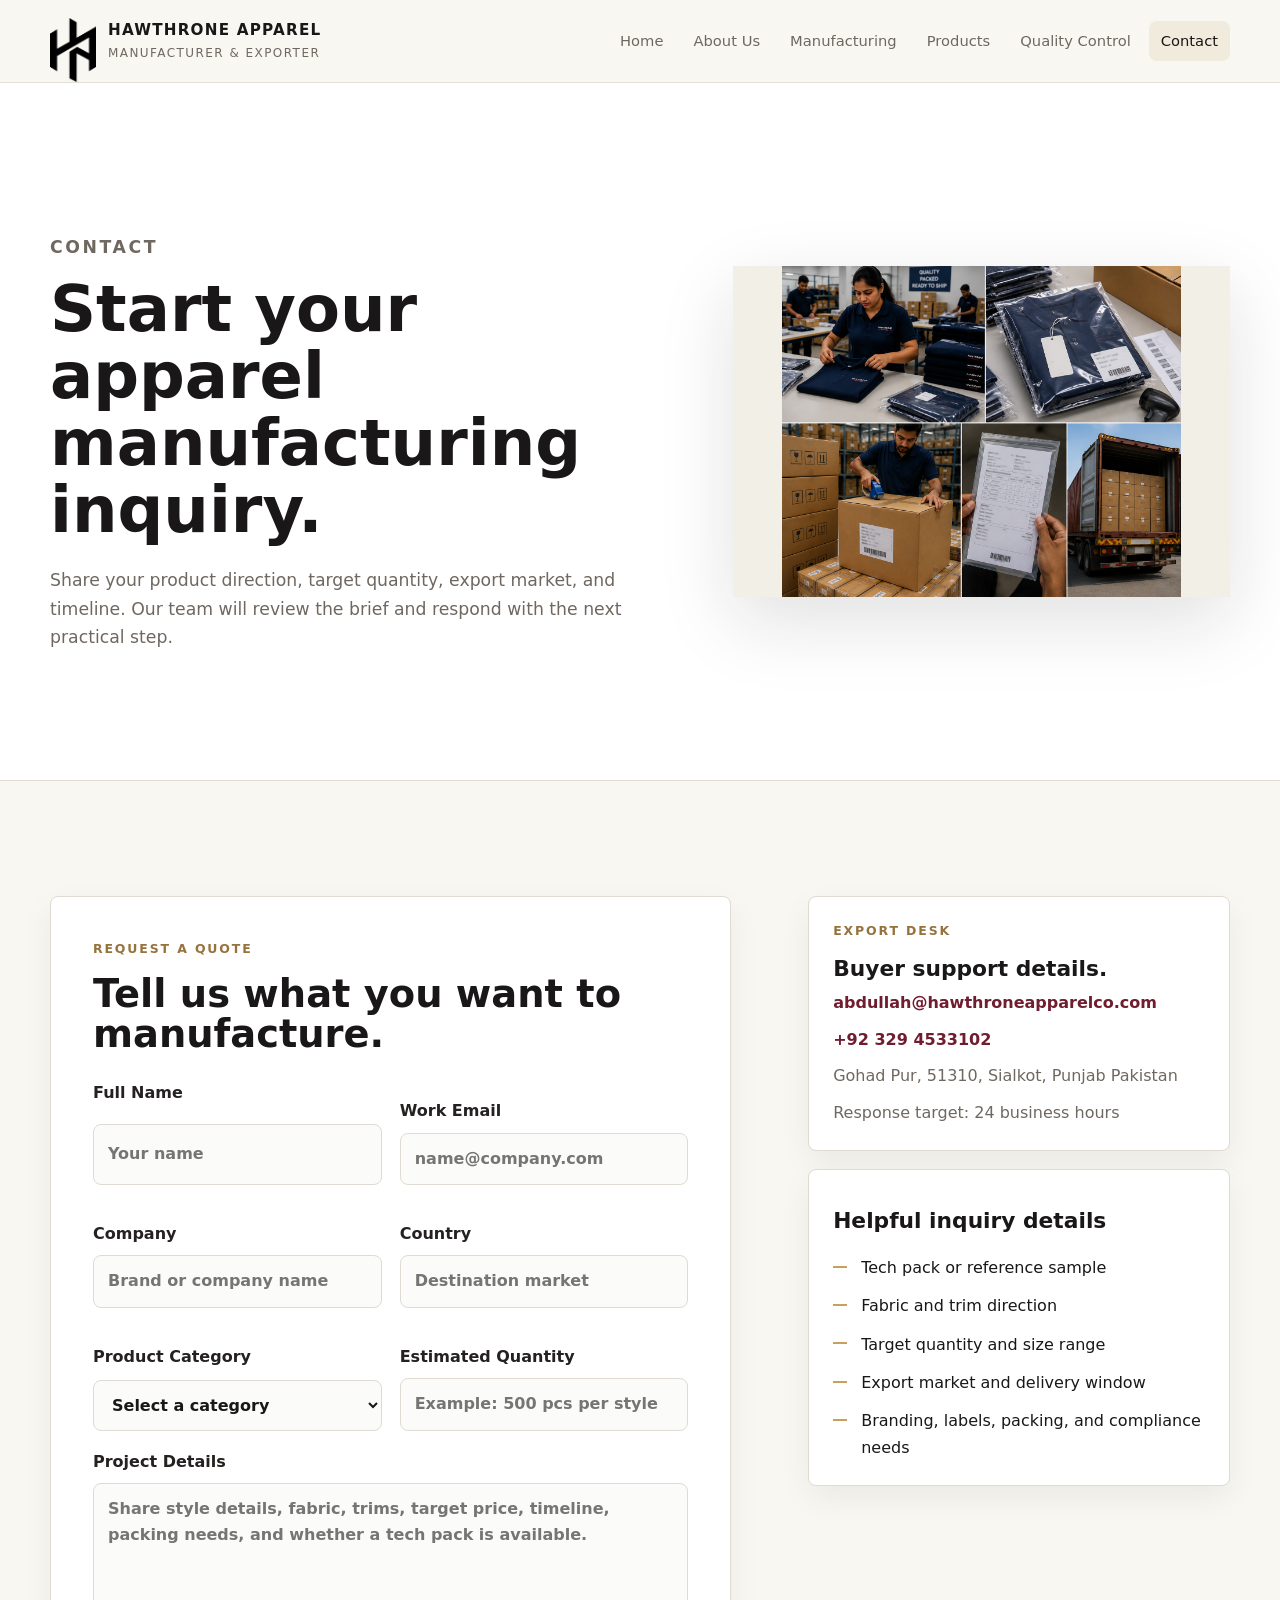
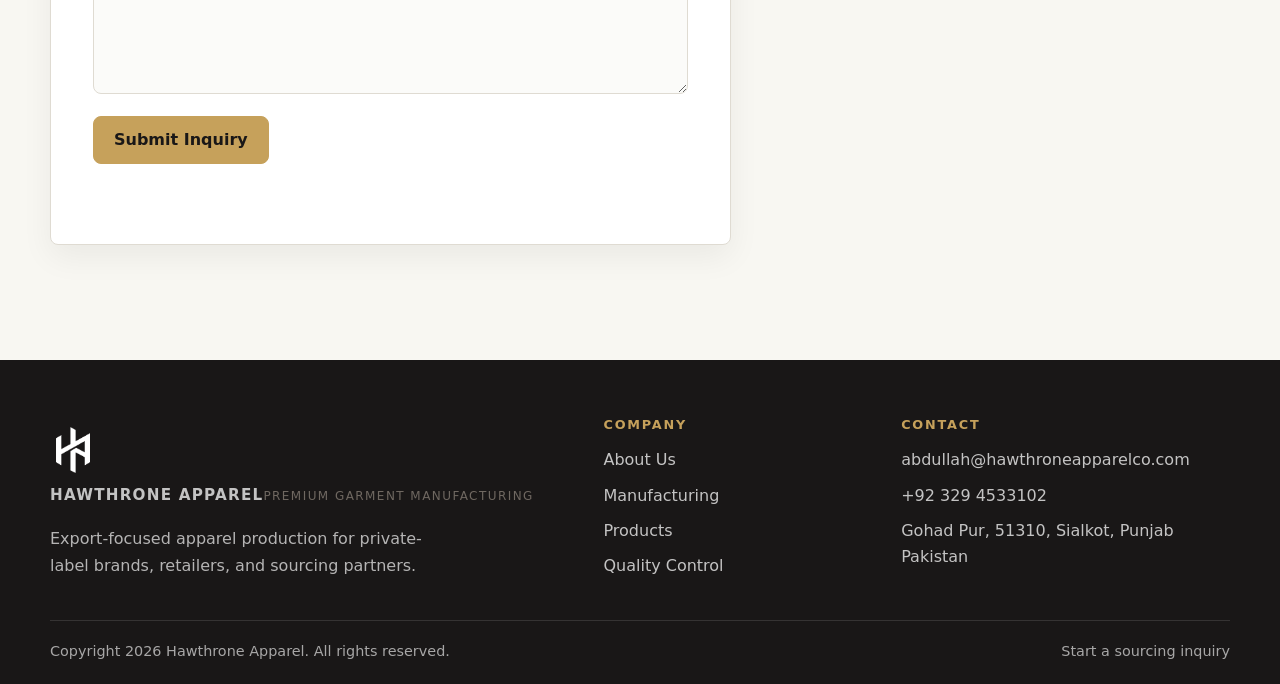
<file: contact.html>
<!doctype html>
<html lang="en">
<head>
  <meta charset="utf-8">
  <meta name="viewport" content="width=device-width, initial-scale=1">
  <title>Contact | Hawthrone Apparel</title>
  <meta name="description" content="Contact Hawthrone Apparel for premium apparel manufacturing, private-label production, export sourcing, samples, pricing, and production planning.">
  <meta name="robots" content="index, follow">
  <link rel="canonical" href="https://hawthrone-apparel.vercel.app/contact.html">
  <meta property="og:title" content="Contact | Hawthrone Apparel">
  <meta property="og:description" content="Start an apparel manufacturing or export sourcing inquiry with Hawthrone Apparel.">
  <meta property="og:type" content="website">
  <meta property="og:url" content="https://hawthrone-apparel.vercel.app/contact.html">
  <meta name="theme-color" content="#191717">
  <meta property="og:image" content="https://hawthrone-apparel.vercel.app/assets/hawthrone-logo.png">
  <link rel="icon" type="image/png" href="assets/hawthrone-logo.png">
  <link rel="apple-touch-icon" href="assets/hawthrone-logo.png">
  <link rel="stylesheet" href="styles.css?v=image-fit-2">
</head>
<body>
  <a class="skip-link" href="#main">Skip to content</a>
  <header class="site-header" data-header>
    <div class="container header-inner">
      <a class="brand" href="index.html" aria-label="Hawthrone Apparel home">
        <span class="brand-mark"><img src="assets/hawthrone-logo.png" alt="" width="46" height="46"></span>
        <span class="brand-text"><strong>Hawthrone Apparel</strong><small>Manufacturer &amp; Exporter</small></span>
      </a>
      <button class="nav-toggle" type="button" aria-controls="site-nav" aria-expanded="false" data-nav-toggle>
        <span></span><span></span><span></span><span class="sr-only">Menu</span>
      </button>
      <nav class="primary-nav" id="site-nav" aria-label="Primary navigation" data-nav>
        <a href="index.html">Home</a>
        <a href="about.html">About Us</a>
        <a href="manufacturing.html">Manufacturing</a>
        <a href="products.html">Products</a>
        <a href="quality-control.html">Quality Control</a>
        <a href="contact.html">Contact</a>
      </nav>
    </div>
  </header>

  <main id="main">
    <section class="page-hero contact-hero">
      <div class="container page-hero-grid">
        <div>
          <p class="eyebrow">Contact</p>
          <h1>Start your apparel manufacturing inquiry.</h1>
          <p>Share your product direction, target quantity, export market, and timeline. Our team will review the brief and respond with the next practical step.</p>
        </div>
        <img class="page-hero-visual site-image" src="Export Packing.png" alt="Packed export cartons for apparel shipments" width="1200" height="960" loading="eager" decoding="async">
      </div>
    </section>

    <section class="section">
      <div class="container contact-layout">
        <form class="contact-form" id="contact-form" action="#" method="post" novalidate>
          <div class="form-header">
            <p class="eyebrow">Request A Quote</p>
            <h2>Tell us what you want to manufacture.</h2>
          </div>
          <div class="form-grid">
            <label for="contact-name">
              Full Name
              <input id="contact-name" type="text" name="name" autocomplete="name" required placeholder="Your name">
            </label>
            <label for="contact-email">
              Work Email
              <input id="contact-email" type="email" name="email" autocomplete="email" required placeholder="name@company.com">
            </label>
            <label for="contact-company">
              Company
              <input id="contact-company" type="text" name="company" autocomplete="organization" required placeholder="Brand or company name">
            </label>
            <label for="contact-country">
              Country
              <input id="contact-country" type="text" name="country" autocomplete="country-name" required placeholder="Destination market">
            </label>
            <label for="contact-category">
              Product Category
              <select id="contact-category" name="category" required>
                <option value="">Select a category</option>
                <option>T Shirts and Polos</option>
                <option>Hoodies and Sweatshirts</option>
                <option>Tracksuits</option>
                <option>Joggers and Shorts</option>
                <option>Sportswear</option>
                <option>Team Wear and Club Apparel</option>
                <option>Gymwear</option>
                <option>Workwear</option>
                <option>Corporate Apparel</option>
                <option>Winterwear</option>
                <option>Headwear</option>
                <option>Socks</option>
                <option>Other Apparel Program</option>
              </select>
            </label>
            <label for="contact-quantity">
              Estimated Quantity
              <input id="contact-quantity" type="text" name="quantity" placeholder="Example: 500 pcs per style">
            </label>
          </div>
          <label for="contact-message">
            Project Details
            <textarea id="contact-message" name="message" rows="7" required placeholder="Share style details, fabric, trims, target price, timeline, packing needs, and whether a tech pack is available."></textarea>
          </label>
          <input type="text" name="website" tabindex="-1" autocomplete="off" class="honeypot" aria-hidden="true">
          <button class="btn btn-primary" type="submit">Submit Inquiry</button>
          <p class="form-status" id="form-status" role="status" aria-live="polite"></p>
        </form>

        <aside class="contact-aside">
          <div class="contact-block">
            <p class="eyebrow">Export Desk</p>
            <h2>Buyer support details.</h2>
            <a href="mailto:abdullah@hawthroneapparelco.com">abdullah@hawthroneapparelco.com</a>
            <a href="tel:+923294533102">+92 329 4533102</a>
            <span>Gohad Pur, 51310, Sialkot, Punjab Pakistan</span>
            <span>Response target: 24 business hours</span>
          </div>
          <div class="contact-block">
            <h2>Helpful inquiry details</h2>
            <ul class="check-list">
              <li>Tech pack or reference sample</li>
              <li>Fabric and trim direction</li>
              <li>Target quantity and size range</li>
              <li>Export market and delivery window</li>
              <li>Branding, labels, packing, and compliance needs</li>
            </ul>
          </div>
          <div class="map-container">
  <iframe
    src="https://www.google.com/maps?q=Gohadpur,Sialkot,Pakistan&output=embed"
    width="100%"
    height="300"
    style="border:0;"
    allowfullscreen=""
    loading="lazy"
    referrerpolicy="no-referrer-when-downgrade">
  </iframe>
</div>
        </aside>
      </div>
    </section>
  </main>

  <footer class="site-footer">
    <div class="container footer-grid">
      <div>
        <a class="brand footer-brand" href="index.html">
          <span class="brand-mark"><img src="assets/hawthrone-logo.png" alt="" width="46" height="46"></span>
          <span class="brand-text"><strong>Hawthrone Apparel</strong><small>Premium garment manufacturing</small></span>
        </a>
        <p>Export-focused apparel production for private-label brands, retailers, and sourcing partners.</p>
      </div>
      <div>
        <h2>Company</h2>
        <a href="about.html">About Us</a>
        <a href="manufacturing.html">Manufacturing</a>
        <a href="products.html">Products</a>
        <a href="quality-control.html">Quality Control</a>
      </div>
      <div>
        <h2>Contact</h2>
        <a href="mailto:abdullah@hawthroneapparelco.com">abdullah@hawthroneapparelco.com</a>
        <a href="tel:+923294533102">+92 329 4533102</a>
        <span>Gohad Pur, 51310, Sialkot, Punjab Pakistan</span>
      </div>
    </div>
    <div class="container footer-bottom">
      <span>Copyright <span data-year></span> Hawthrone Apparel. All rights reserved.</span>
      <a href="contact.html">Start a sourcing inquiry</a>
    </div>
  </footer>
  <script src="script.js" defer></script>
</body>
</html>
</file>
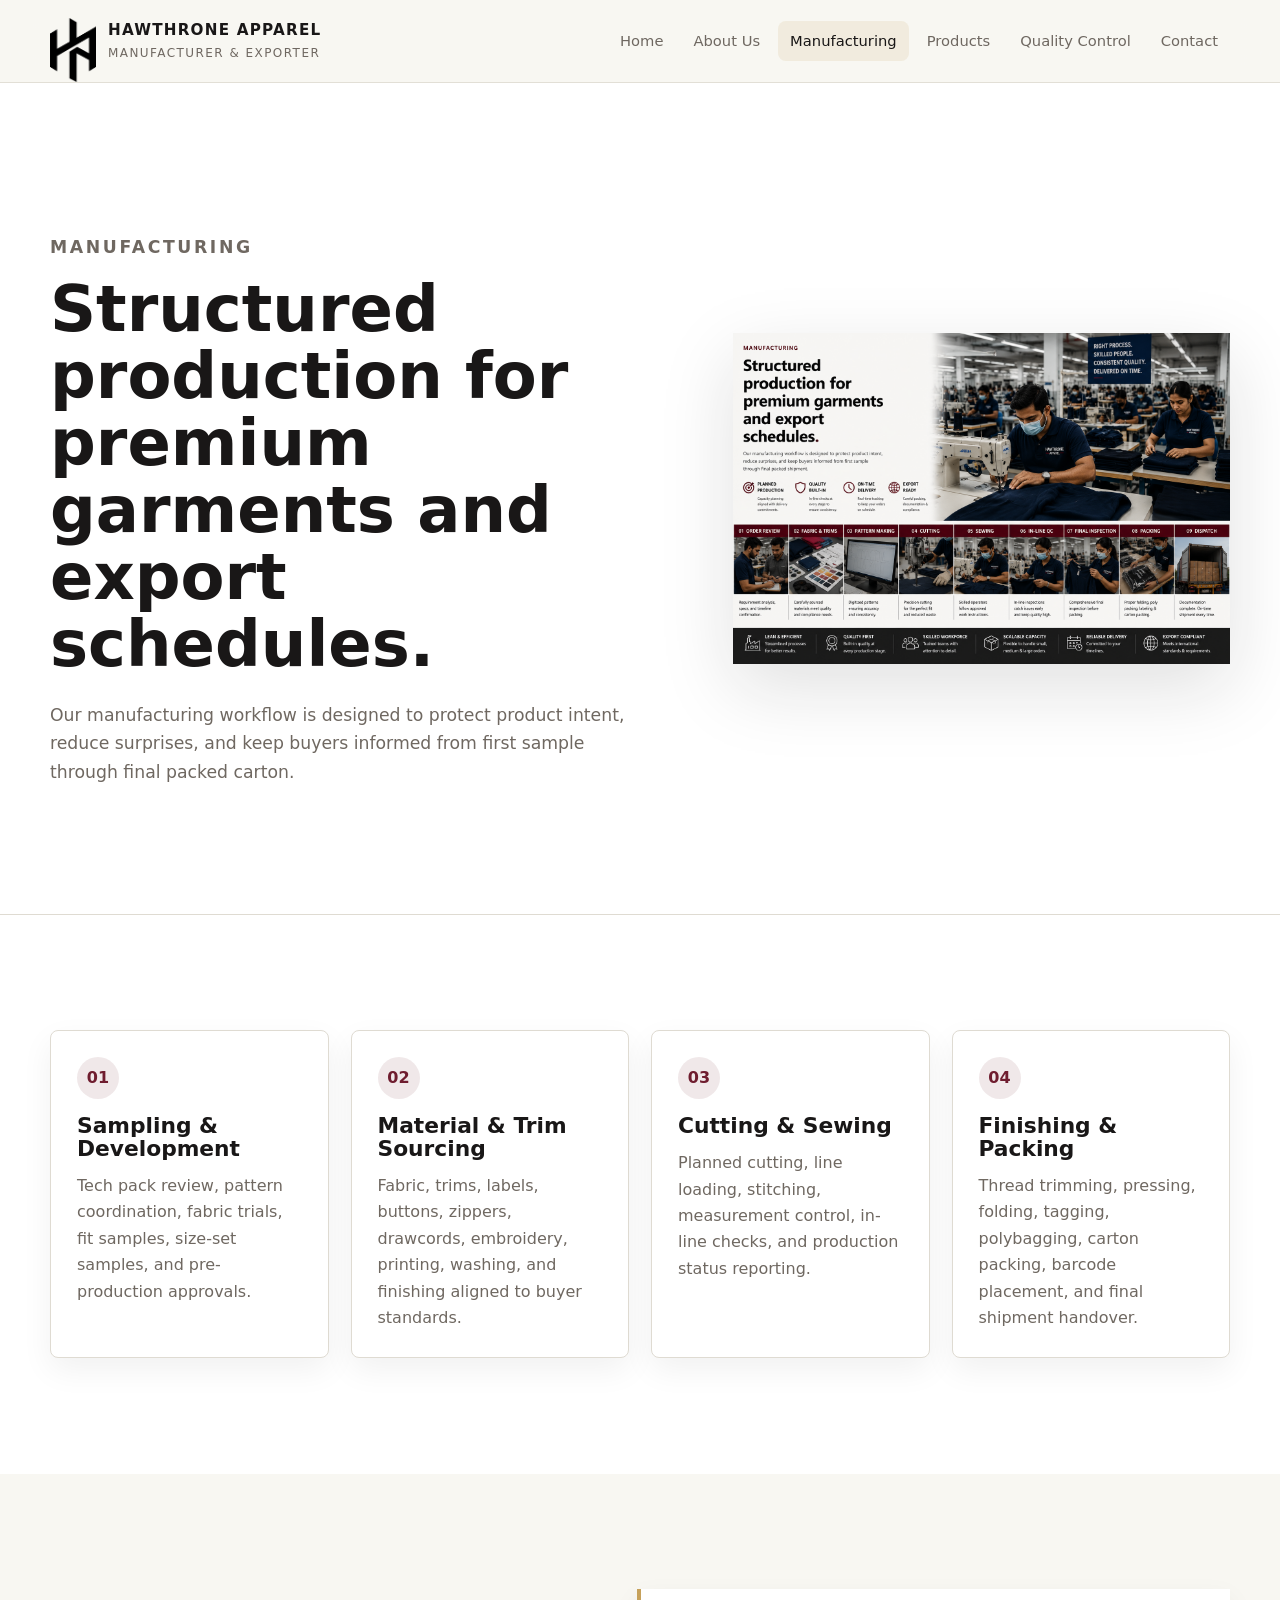
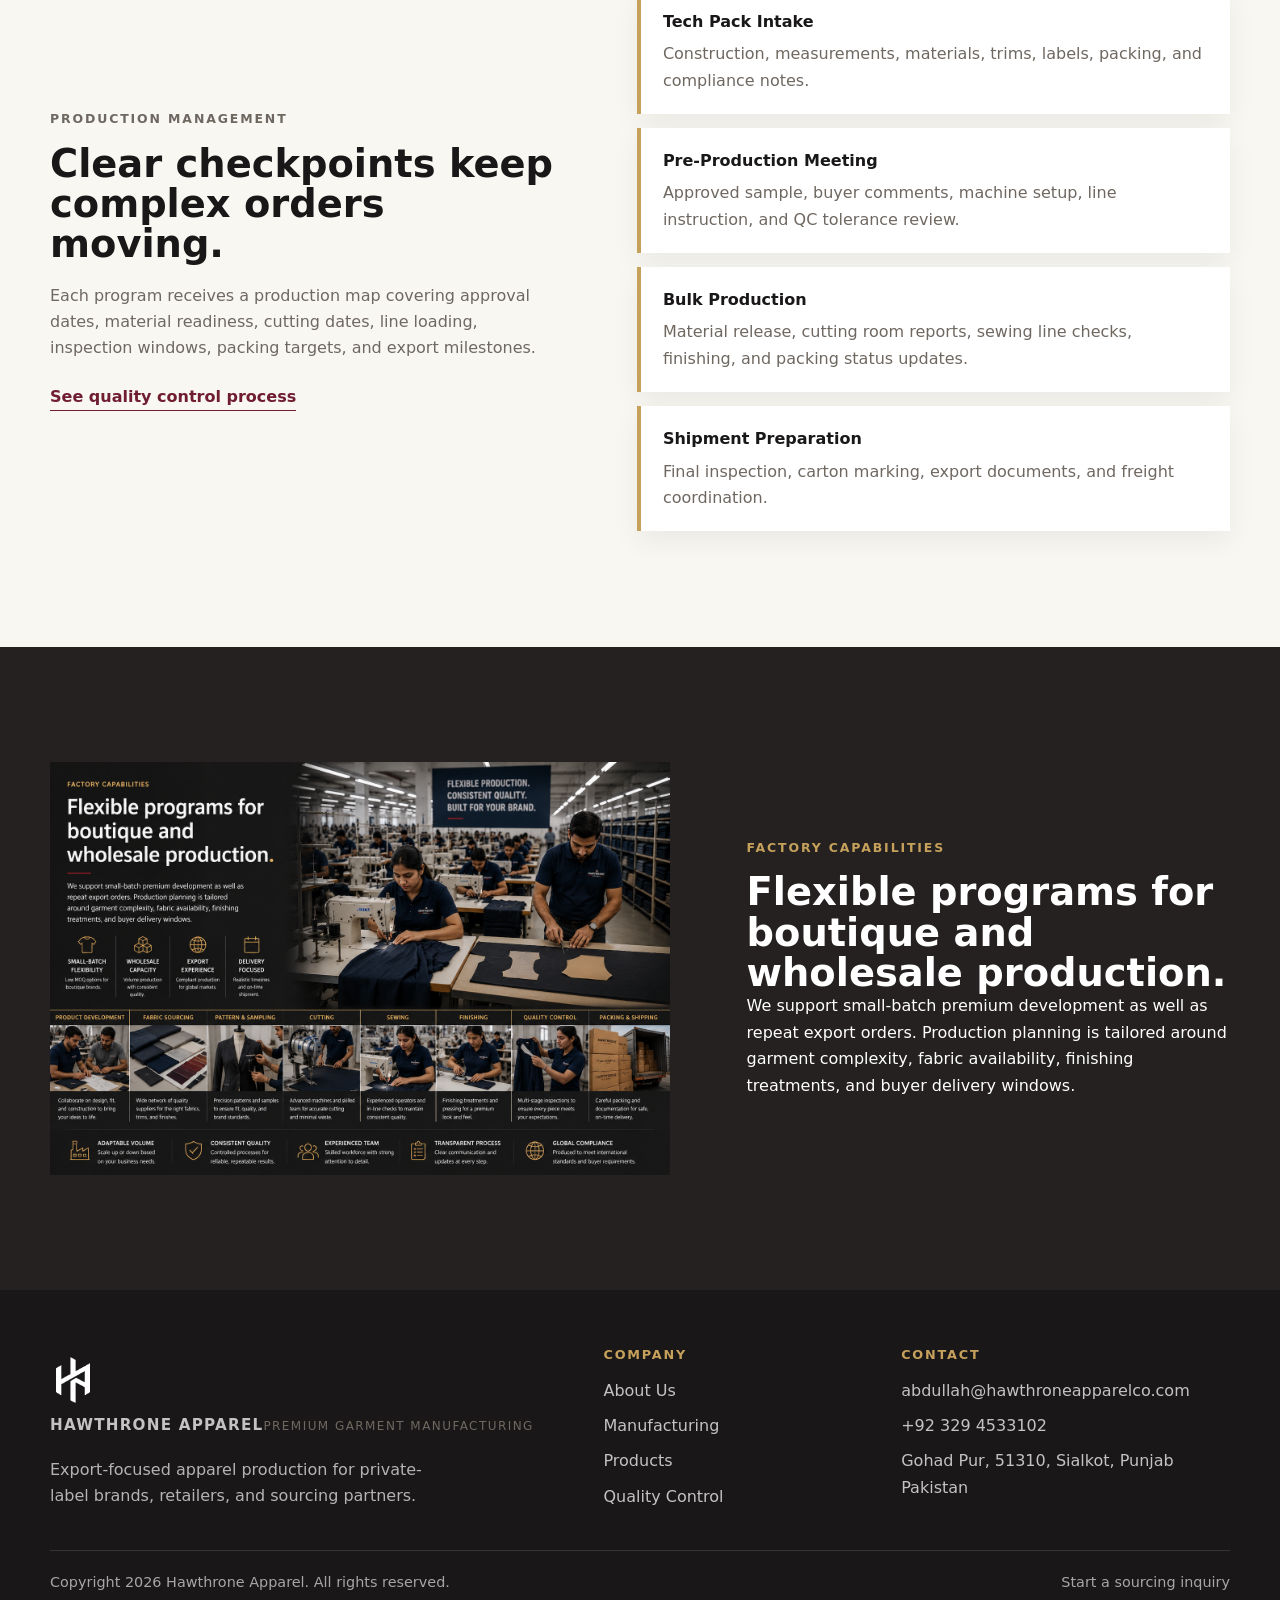
<file: manufacturing.html>
<!doctype html>
<html lang="en">
<head>
  <meta charset="utf-8">
  <meta name="viewport" content="width=device-width, initial-scale=1">
  <title>Manufacturing Capabilities | Hawthrone Apparel</title>
  <meta name="description" content="Explore Hawthrone Apparel manufacturing capabilities including sampling, fabric sourcing, cutting, sewing, washing, finishing, packing, and export coordination.">
  <meta name="robots" content="index, follow">
  <link rel="canonical" href="https://hawthrone-apparel.vercel.app/manufacturing.html">
  <meta property="og:title" content="Manufacturing Capabilities | Hawthrone Apparel">
  <meta property="og:description" content="End-to-end apparel manufacturing capabilities for premium export programs.">
  <meta property="og:type" content="website">
  <meta property="og:url" content="https://hawthrone-apparel.vercel.app/manufacturing.html">
  <meta name="theme-color" content="#191717">
  <meta property="og:image" content="https://hawthrone-apparel.vercel.app/assets/hawthrone-logo.png">
  <link rel="icon" type="image/png" href="assets/hawthrone-logo.png">
  <link rel="apple-touch-icon" href="assets/hawthrone-logo.png">
  <link rel="stylesheet" href="styles.css?v=image-fit-2">
</head>
<body>
  <a class="skip-link" href="#main">Skip to content</a>
  <header class="site-header" data-header>
    <div class="container header-inner">
      <a class="brand" href="index.html" aria-label="Hawthrone Apparel home">
        <span class="brand-mark"><img src="assets/hawthrone-logo.png" alt="" width="46" height="46"></span>
        <span class="brand-text"><strong>Hawthrone Apparel</strong><small>Manufacturer &amp; Exporter</small></span>
      </a>
      <button class="nav-toggle" type="button" aria-controls="site-nav" aria-expanded="false" data-nav-toggle>
        <span></span><span></span><span></span><span class="sr-only">Menu</span>
      </button>
      <nav class="primary-nav" id="site-nav" aria-label="Primary navigation" data-nav>
        <a href="index.html">Home</a>
        <a href="about.html">About Us</a>
        <a href="manufacturing.html">Manufacturing</a>
        <a href="products.html">Products</a>
        <a href="quality-control.html">Quality Control</a>
        <a href="contact.html">Contact</a>
      </nav>
    </div>
  </header>

  <main id="main">
    <section class="page-hero">
      <div class="container page-hero-grid">
        <div>
          <p class="eyebrow">Manufacturing</p>
          <h1>Structured production for premium garments and export schedules.</h1>
          <p>Our manufacturing workflow is designed to protect product intent, reduce surprises, and keep buyers informed from first sample through final packed carton.</p>
        </div>
        <img class="page-hero-visual site-image" src="Sewing Line Image.png" alt="Sewing line for apparel manufacturing" width="1200" height="800" loading="eager" decoding="async">
      </div>
    </section>

    <section class="section section-light">
      <div class="container capability-grid">
        <article>
          <span>01</span>
          <h2>Sampling &amp; Development</h2>
          <p>Tech pack review, pattern coordination, fabric trials, fit samples, size-set samples, and pre-production approvals.</p>
        </article>
        <article>
          <span>02</span>
          <h2>Material &amp; Trim Sourcing</h2>
          <p>Fabric, trims, labels, buttons, zippers, drawcords, embroidery, printing, washing, and finishing aligned to buyer standards.</p>
        </article>
        <article>
          <span>03</span>
          <h2>Cutting &amp; Sewing</h2>
          <p>Planned cutting, line loading, stitching, measurement control, in-line checks, and production status reporting.</p>
        </article>
        <article>
          <span>04</span>
          <h2>Finishing &amp; Packing</h2>
          <p>Thread trimming, pressing, folding, tagging, polybagging, carton packing, barcode placement, and final shipment handover.</p>
        </article>
      </div>
    </section>

    <section class="section">
      <div class="container process-layout">
        <div class="section-copy">
          <p class="eyebrow">Production Management</p>
          <h2>Clear checkpoints keep complex orders moving.</h2>
          <p>Each program receives a production map covering approval dates, material readiness, cutting dates, line loading, inspection windows, packing targets, and export milestones.</p>
          <a class="text-link" href="quality-control.html">See quality control process</a>
        </div>
        <div class="process-list">
          <div>
            <strong>Tech Pack Intake</strong>
            <span>Construction, measurements, materials, trims, labels, packing, and compliance notes.</span>
          </div>
          <div>
            <strong>Pre-Production Meeting</strong>
            <span>Approved sample, buyer comments, machine setup, line instruction, and QC tolerance review.</span>
          </div>
          <div>
            <strong>Bulk Production</strong>
            <span>Material release, cutting room reports, sewing line checks, finishing, and packing status updates.</span>
          </div>
          <div>
            <strong>Shipment Preparation</strong>
            <span>Final inspection, carton marking, export documents, and freight coordination.</span>
          </div>
        </div>
      </div>
    </section>

    <section class="section section-dark">
      <div class="container media-band">
        <img class="wide-placeholder site-image" src="Machinery and Production Image.png" alt="Apparel manufacturing machinery and production area" width="1200" height="800" loading="eager" decoding="async">
        <div>
          <p class="eyebrow">Factory Capabilities</p>
          <h2>Flexible programs for boutique and wholesale production.</h2>
          <p>We support small-batch premium development as well as repeat export orders. Production planning is tailored around garment complexity, fabric availability, finishing treatments, and buyer delivery windows.</p>
        </div>
      </div>
    </section>
  </main>

  <footer class="site-footer">
    <div class="container footer-grid">
      <div>
        <a class="brand footer-brand" href="index.html">
          <span class="brand-mark"><img src="assets/hawthrone-logo.png" alt="" width="46" height="46"></span>
          <span class="brand-text"><strong>Hawthrone Apparel</strong><small>Premium garment manufacturing</small></span>
        </a>
        <p>Export-focused apparel production for private-label brands, retailers, and sourcing partners.</p>
      </div>
      <div>
        <h2>Company</h2>
        <a href="about.html">About Us</a>
        <a href="manufacturing.html">Manufacturing</a>
        <a href="products.html">Products</a>
        <a href="quality-control.html">Quality Control</a>
      </div>
      <div>
        <h2>Contact</h2>
        <a href="mailto:abdullah@hawthroneapparelco.com">abdullah@hawthroneapparelco.com</a>
        <a href="tel:+923294533102">+92 329 4533102</a>
        <span>Gohad Pur, 51310, Sialkot, Punjab Pakistan</span>
      </div>
    </div>
    <div class="container footer-bottom">
      <span>Copyright <span data-year></span> Hawthrone Apparel. All rights reserved.</span>
      <a href="contact.html">Start a sourcing inquiry</a>
    </div>
  </footer>
  <script src="script.js" defer></script>
</body>
</html>
</file>
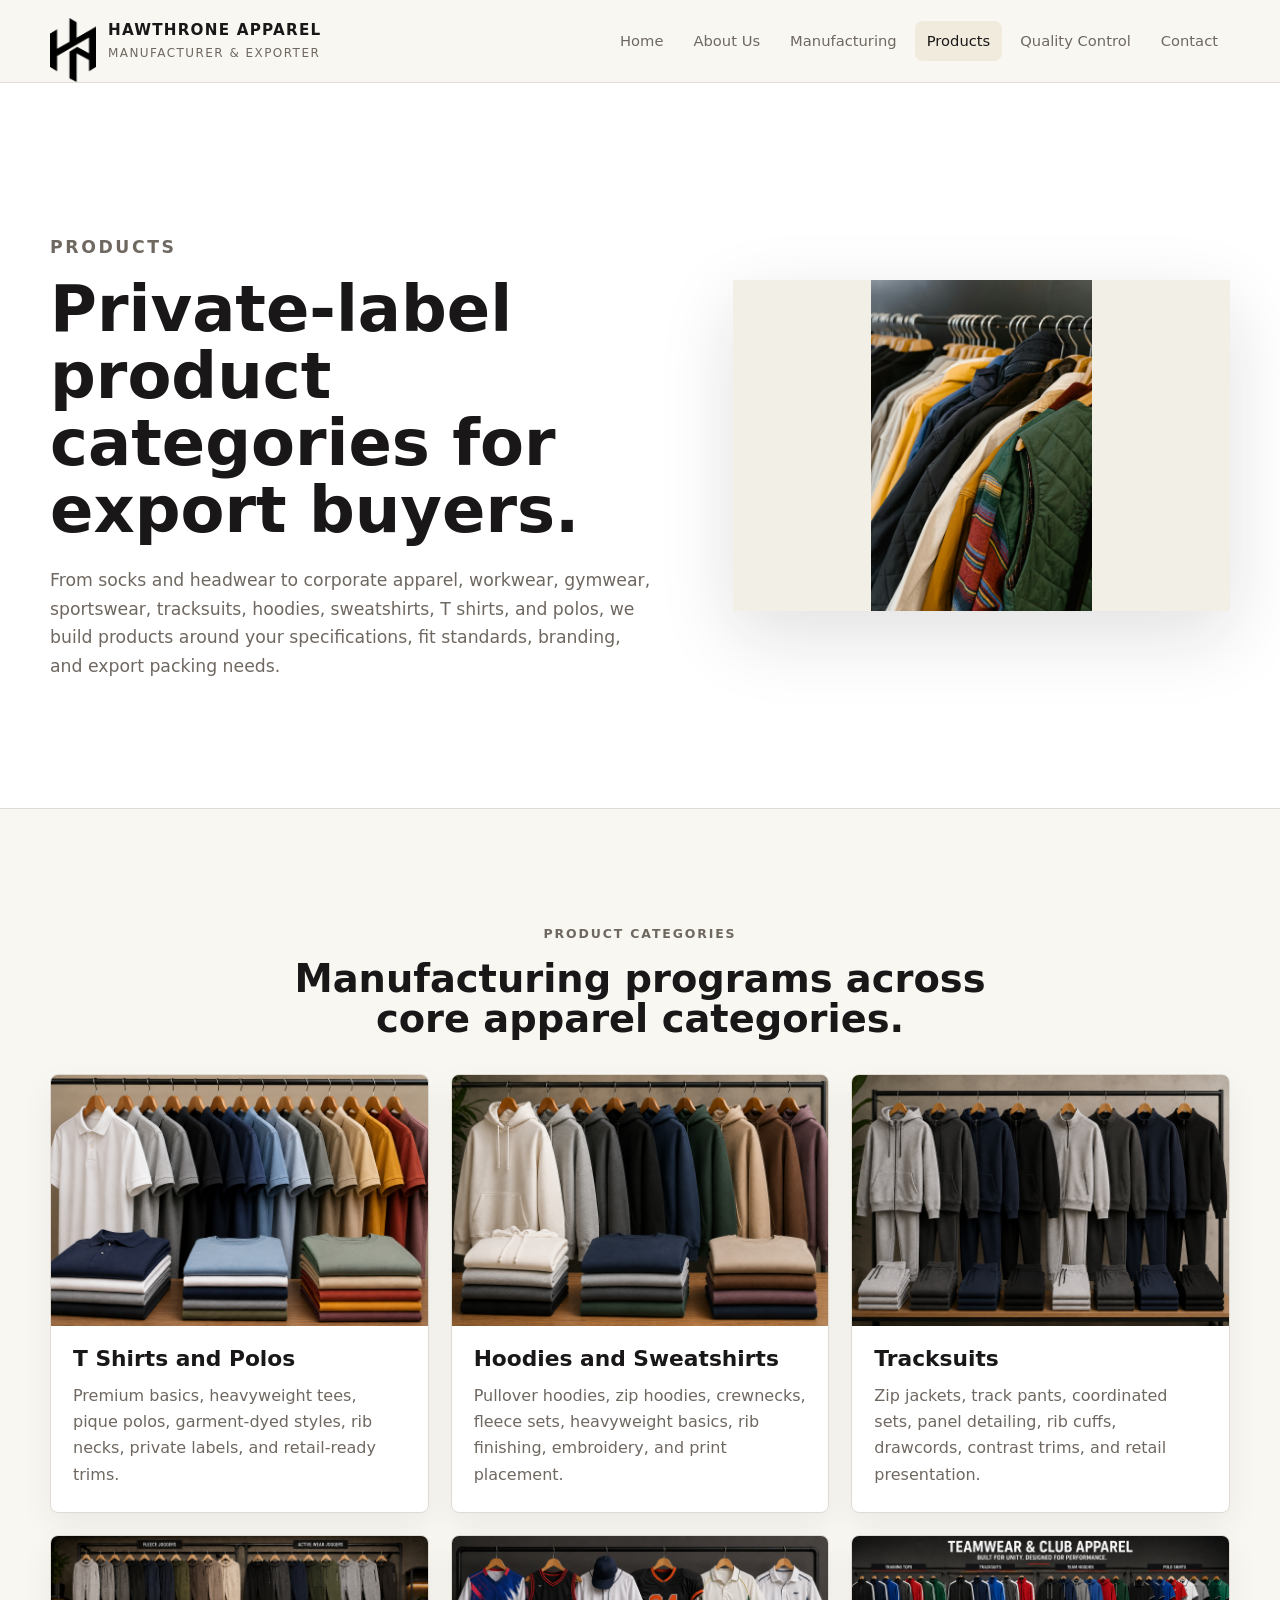
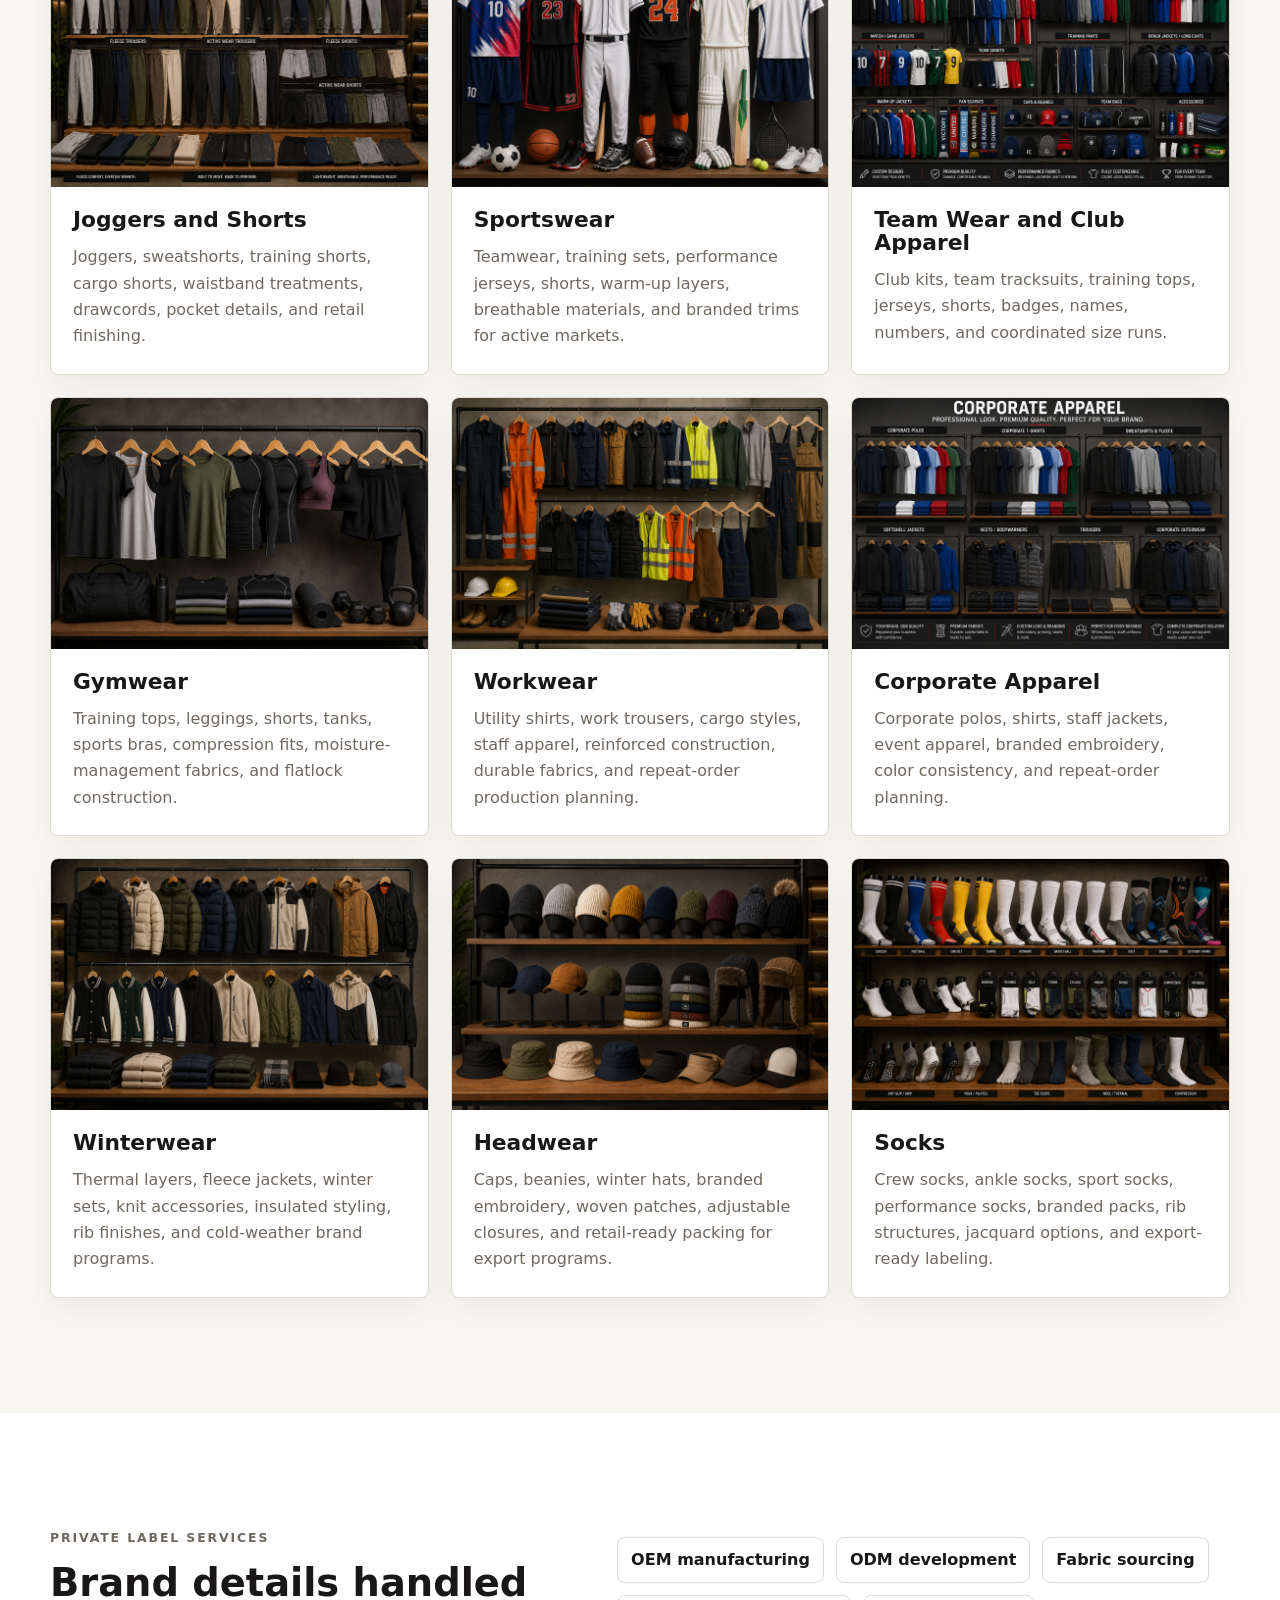
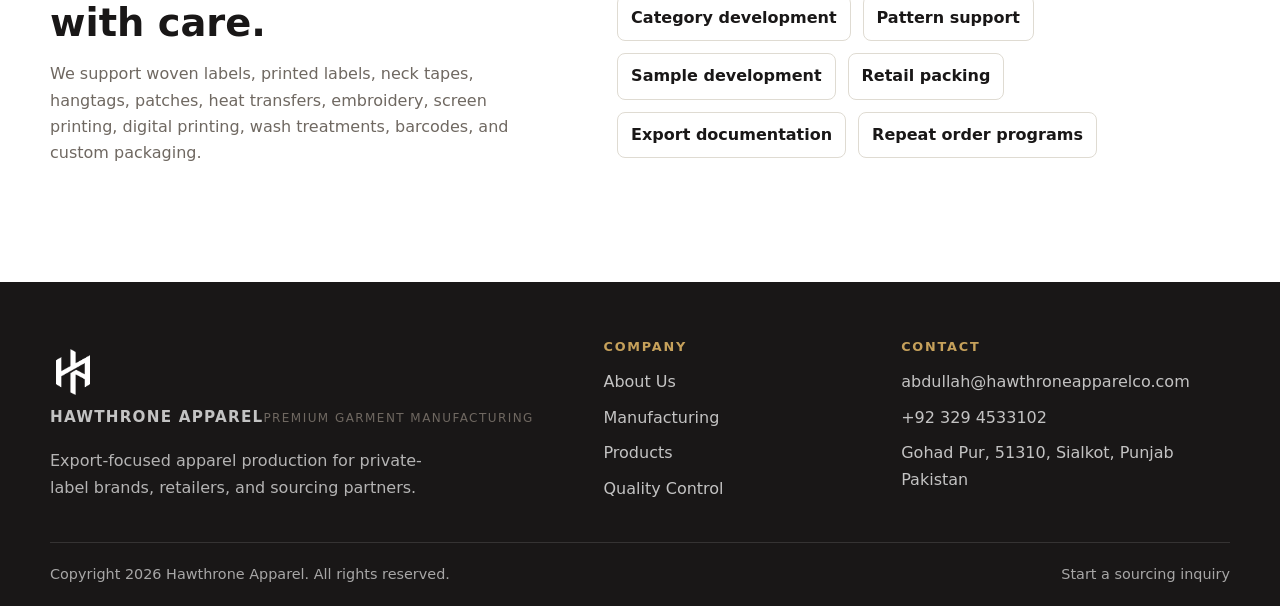
<file: products.html>
<!doctype html>
<html lang="en">
<head>
  <meta charset="utf-8">
  <meta name="viewport" content="width=device-width, initial-scale=1">
  <title>Products | Hawthrone Apparel</title>
  <meta name="description" content="Hawthrone Apparel manufactures T shirts and polos, hoodies and sweatshirts, tracksuits, joggers and shorts, sportswear, team wear and club apparel, gymwear, workwear, corporate apparel, winterwear, headwear, and socks for export.">
  <meta name="robots" content="index, follow">
  <link rel="canonical" href="https://hawthrone-apparel.vercel.app/products.html">
  <meta property="og:title" content="Products | Hawthrone Apparel">
  <meta property="og:description" content="Premium private-label apparel categories for global buyers and export programs.">
  <meta property="og:type" content="website">
  <meta property="og:url" content="https://hawthrone-apparel.vercel.app/products.html">
  <meta name="theme-color" content="#191717">
  <meta property="og:image" content="https://hawthrone-apparel.vercel.app/assets/hawthrone-logo.png">
  <link rel="icon" type="image/png" href="assets/hawthrone-logo.png">
  <link rel="apple-touch-icon" href="assets/hawthrone-logo.png">
  <link rel="stylesheet" href="styles.css?v=image-fit-2">
</head>
<body>
  <a class="skip-link" href="#main">Skip to content</a>
  <header class="site-header" data-header>
    <div class="container header-inner">
      <a class="brand" href="index.html" aria-label="Hawthrone Apparel home">
        <span class="brand-mark"><img src="assets/hawthrone-logo.png" alt="" width="46" height="46"></span>
        <span class="brand-text"><strong>Hawthrone Apparel</strong><small>Manufacturer &amp; Exporter</small></span>
      </a>
      <button class="nav-toggle" type="button" aria-controls="site-nav" aria-expanded="false" data-nav-toggle>
        <span></span><span></span><span></span><span class="sr-only">Menu</span>
      </button>
      <nav class="primary-nav" id="site-nav" aria-label="Primary navigation" data-nav>
        <a href="index.html">Home</a>
        <a href="about.html">About Us</a>
        <a href="manufacturing.html">Manufacturing</a>
        <a href="products.html">Products</a>
        <a href="quality-control.html">Quality Control</a>
        <a href="contact.html">Contact</a>
      </nav>
    </div>
  </header>

  <main id="main">
    <section class="page-hero">
      <div class="container page-hero-grid">
        <div>
          <p class="eyebrow">Products</p>
          <h1>Private-label product categories for export buyers.</h1>
          <p>From socks and headwear to corporate apparel, workwear, gymwear, sportswear, tracksuits, hoodies, sweatshirts, T shirts, and polos, we build products around your specifications, fit standards, branding, and export packing needs.</p>
        </div>
        <img class="page-hero-visual site-image" src="Collection Image Holder.jpg" alt="Premium apparel product collection" width="1600" height="2400" loading="eager" decoding="async">
      </div>
    </section>

    <section class="section">
      <div class="container">
        <div class="section-heading">
          <p class="eyebrow">Product Categories</p>
          <h2>Manufacturing programs across core apparel categories.</h2>
        </div>
        <div class="product-grid">
          <article class="product-card">
            <img class="product-image" src="T Shirts and Polos.png" alt="T Shirts and Polos product category" width="1200" height="800" loading="eager" decoding="async">
            <h2>T Shirts and Polos</h2>
            <p>Premium basics, heavyweight tees, pique polos, garment-dyed styles, rib necks, private labels, and retail-ready trims.</p>
          </article>
          <article class="product-card">
            <img class="product-image" src="Hoodies and Sweatshirts.png" alt="Hoodies and Sweatshirts product category" width="1200" height="800" loading="eager" decoding="async">
            <h2>Hoodies and Sweatshirts</h2>
            <p>Pullover hoodies, zip hoodies, crewnecks, fleece sets, heavyweight basics, rib finishing, embroidery, and print placement.</p>
          </article>
          <article class="product-card">
            <img class="product-image" src="Tracksuits.png" alt="Tracksuits product category" width="1200" height="800" loading="eager" decoding="async">
            <h2>Tracksuits</h2>
            <p>Zip jackets, track pants, coordinated sets, panel detailing, rib cuffs, drawcords, contrast trims, and retail presentation.</p>
          </article>
          <article class="product-card">
            <img class="product-image" src="Joggers and Shorts.png" alt="Joggers and Shorts product category" width="1200" height="800" loading="eager" decoding="async">
            <h2>Joggers and Shorts</h2>
            <p>Joggers, sweatshorts, training shorts, cargo shorts, waistband treatments, drawcords, pocket details, and retail finishing.</p>
          </article>
          <article class="product-card">
            <img class="product-image" src="Sportswear.png" alt="Sportswear product category" width="1200" height="800" loading="eager" decoding="async">
            <h2>Sportswear</h2>
            <p>Teamwear, training sets, performance jerseys, shorts, warm-up layers, breathable materials, and branded trims for active markets.</p>
          </article>
          <article class="product-card">
            <img class="product-image" src="Team Wear and Club Apparel.png" alt="Team Wear and Club Apparel product category" width="1200" height="800" loading="eager" decoding="async">
            <h2>Team Wear and Club Apparel</h2>
            <p>Club kits, team tracksuits, training tops, jerseys, shorts, badges, names, numbers, and coordinated size runs.</p>
          </article>
          <article class="product-card">
            <img class="product-image" src="Gymwear.png" alt="Gymwear product category" width="1200" height="800" loading="eager" decoding="async">
            <h2>Gymwear</h2>
            <p>Training tops, leggings, shorts, tanks, sports bras, compression fits, moisture-management fabrics, and flatlock construction.</p>
          </article>
          <article class="product-card">
            <img class="product-image" src="Workwear.png" alt="Workwear product category" width="1200" height="800" loading="eager" decoding="async">
            <h2>Workwear</h2>
            <p>Utility shirts, work trousers, cargo styles, staff apparel, reinforced construction, durable fabrics, and repeat-order production planning.</p>
          </article>
          <article class="product-card">
            <img class="product-image" src="Corporate Apparel.png" alt="Corporate Apparel product category" width="1200" height="800" loading="eager" decoding="async">
            <h2>Corporate Apparel</h2>
            <p>Corporate polos, shirts, staff jackets, event apparel, branded embroidery, color consistency, and repeat-order planning.</p>
          </article>
          <article class="product-card">
            <img class="product-image" src="Winterwear.png" alt="Winterwear product category" width="1200" height="800" loading="eager" decoding="async">
            <h2>Winterwear</h2>
            <p>Thermal layers, fleece jackets, winter sets, knit accessories, insulated styling, rib finishes, and cold-weather brand programs.</p>
          </article>
          <article class="product-card">
            <img class="product-image" src="Headwear.png" alt="Headwear product category" width="1200" height="800" loading="eager" decoding="async">
            <h2>Headwear</h2>
            <p>Caps, beanies, winter hats, branded embroidery, woven patches, adjustable closures, and retail-ready packing for export programs.</p>
          </article>
          <article class="product-card">
            <img class="product-image" src="Socks.png" alt="Socks product category" width="1200" height="800" loading="eager" decoding="async">
            <h2>Socks</h2>
            <p>Crew socks, ankle socks, sport socks, performance socks, branded packs, rib structures, jacquard options, and export-ready labeling.</p>
          </article>
        </div>
      </div>
    </section>

    <section class="section section-light">
      <div class="container services-grid">
        <div class="section-copy">
          <p class="eyebrow">Private Label Services</p>
          <h2>Brand details handled with care.</h2>
          <p>We support woven labels, printed labels, neck tapes, hangtags, patches, heat transfers, embroidery, screen printing, digital printing, wash treatments, barcodes, and custom packaging.</p>
        </div>
        <div class="service-list">
          <span>OEM manufacturing</span>
          <span>ODM development</span>
          <span>Fabric sourcing</span>
          <span>Category development</span>
          <span>Pattern support</span>
          <span>Sample development</span>
          <span>Retail packing</span>
          <span>Export documentation</span>
          <span>Repeat order programs</span>
        </div>
      </div>
    </section>
  </main>

  <footer class="site-footer">
    <div class="container footer-grid">
      <div>
        <a class="brand footer-brand" href="index.html">
          <span class="brand-mark"><img src="assets/hawthrone-logo.png" alt="" width="46" height="46"></span>
          <span class="brand-text"><strong>Hawthrone Apparel</strong><small>Premium garment manufacturing</small></span>
        </a>
        <p>Export-focused apparel production for private-label brands, retailers, and sourcing partners.</p>
      </div>
      <div>
        <h2>Company</h2>
        <a href="about.html">About Us</a>
        <a href="manufacturing.html">Manufacturing</a>
        <a href="products.html">Products</a>
        <a href="quality-control.html">Quality Control</a>
      </div>
      <div>
        <h2>Contact</h2>
        <a href="mailto:abdullah@hawthroneapparelco.com">abdullah@hawthroneapparelco.com</a>
        <a href="tel:+923294533102">+92 329 4533102</a>
        <span>Gohad Pur, 51310, Sialkot, Punjab Pakistan</span>
      </div>
    </div>
    <div class="container footer-bottom">
      <span>Copyright <span data-year></span> Hawthrone Apparel. All rights reserved.</span>
      <a href="contact.html">Start a sourcing inquiry</a>
    </div>
  </footer>
  <script src="script.js" defer></script>
</body>
</html>
</file>
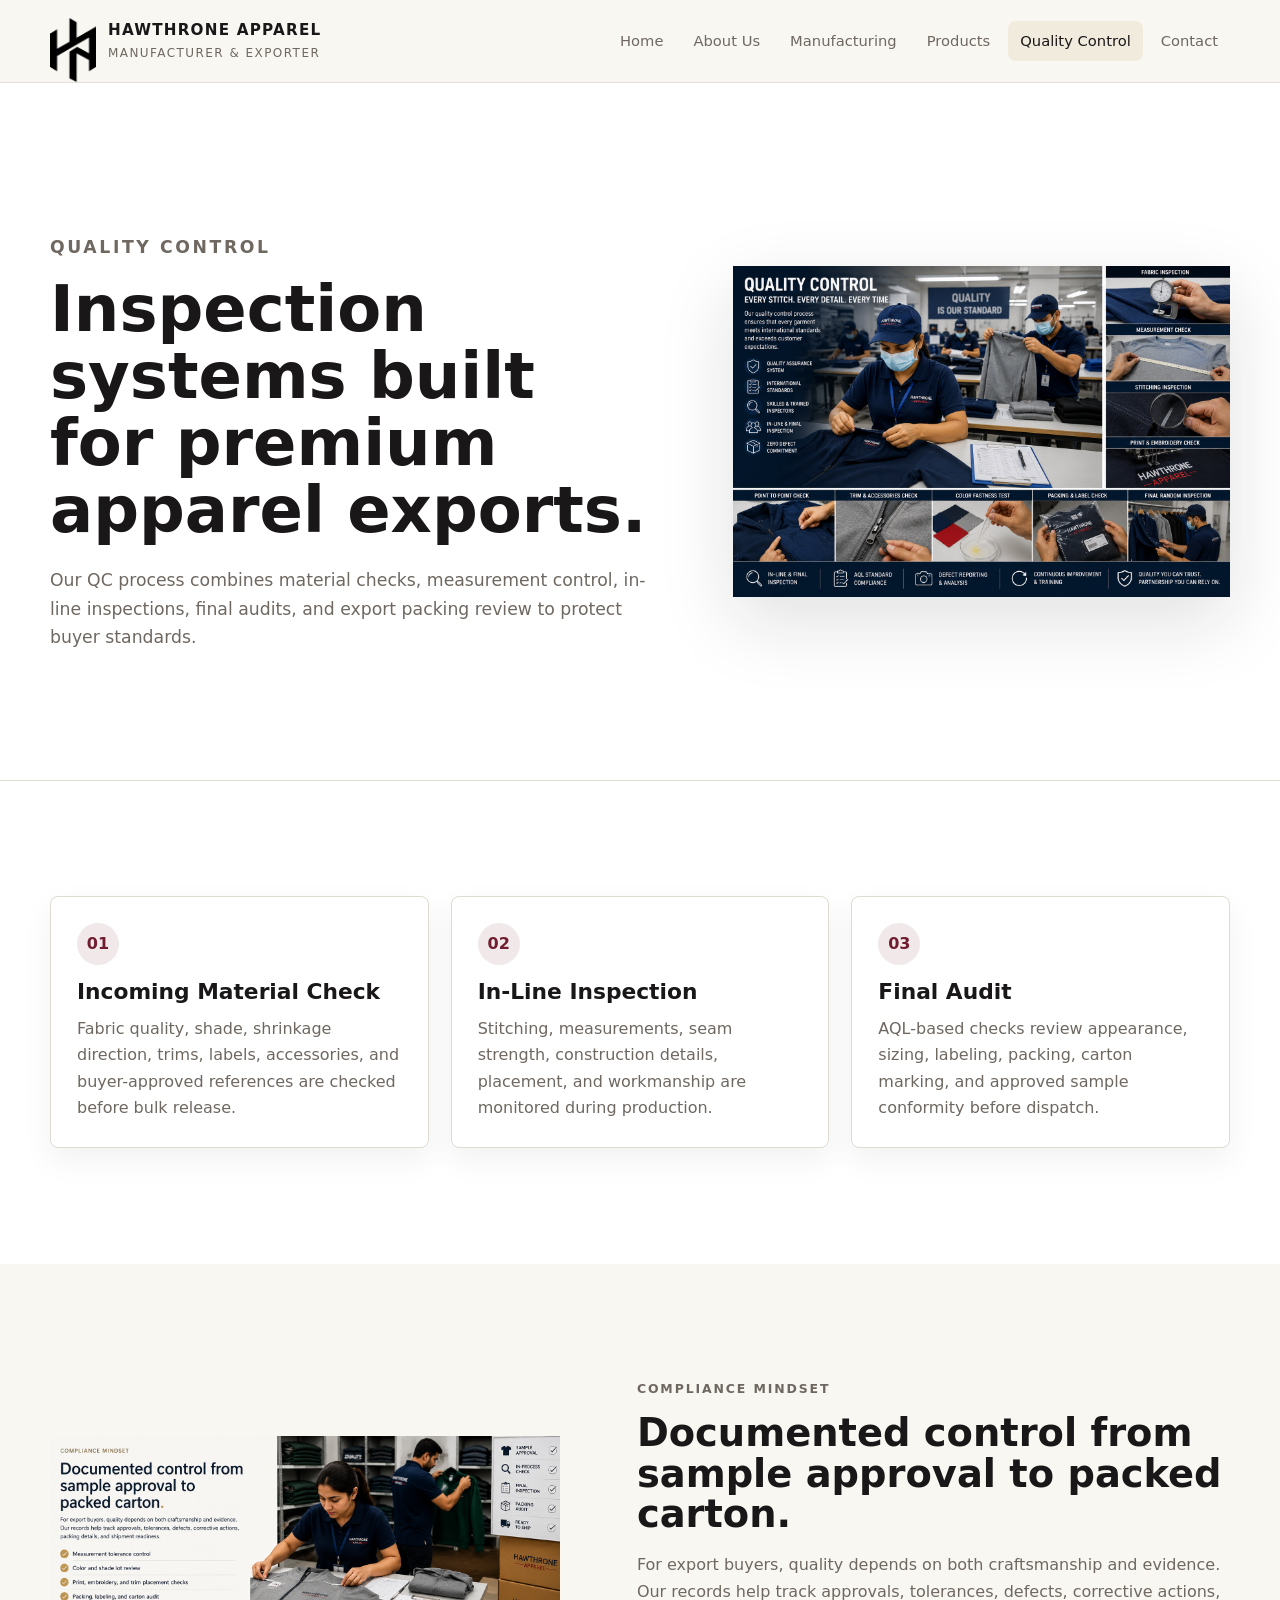
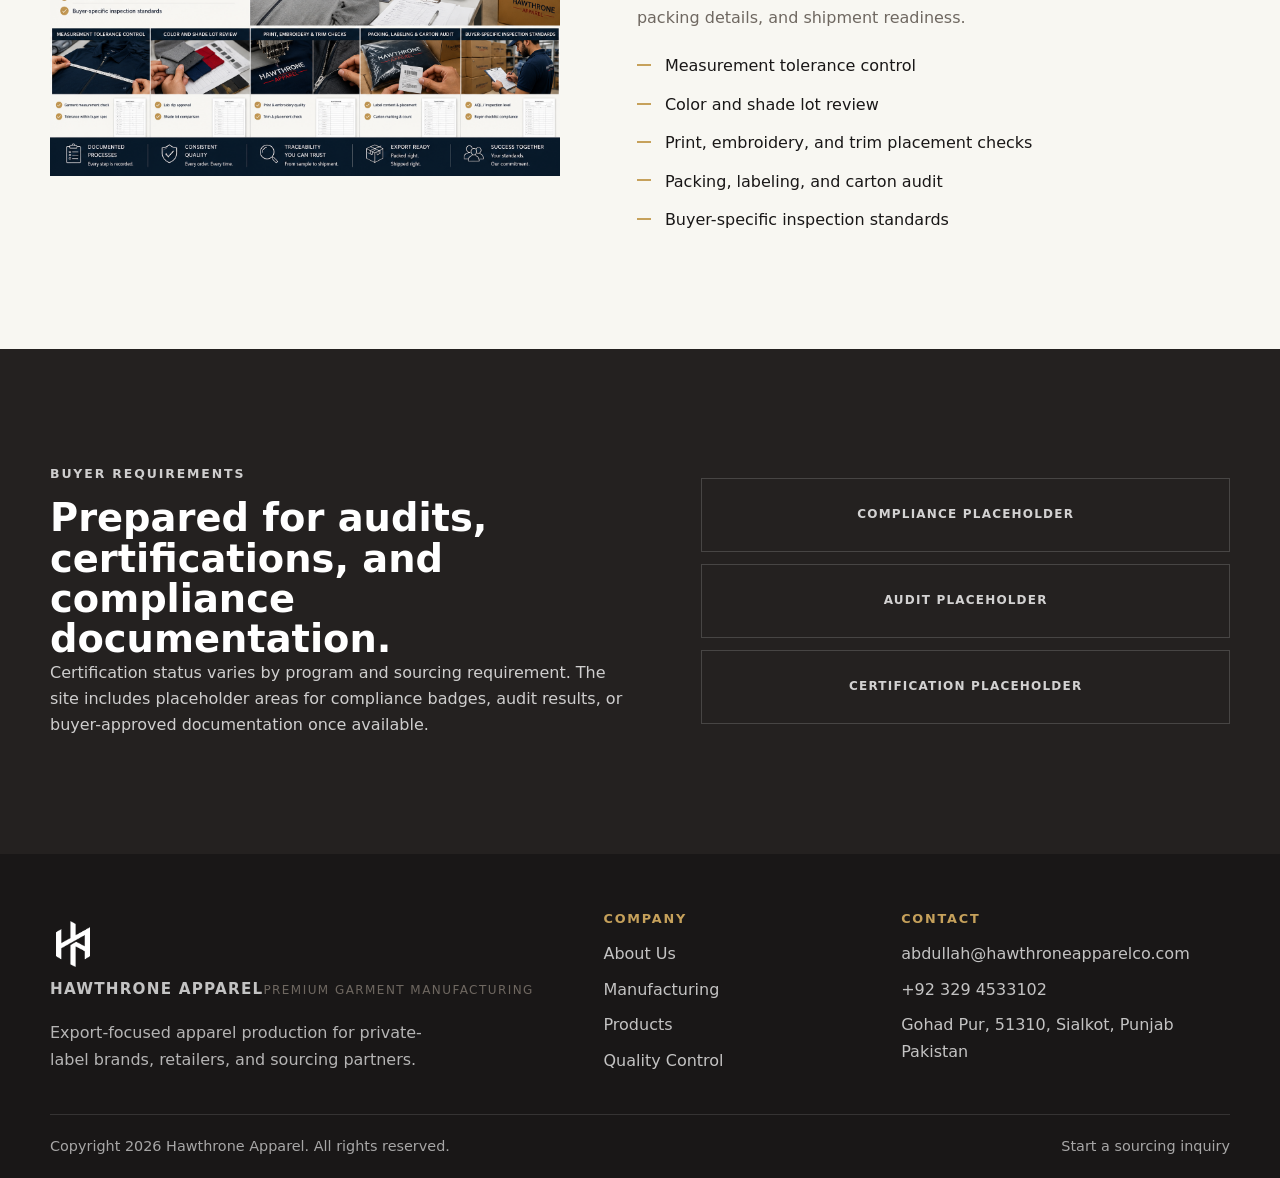
<file: quality-control.html>
<!doctype html>
<html lang="en">
<head>
  <meta charset="utf-8">
  <meta name="viewport" content="width=device-width, initial-scale=1">
  <title>Quality Control | Hawthrone Apparel</title>
  <meta name="description" content="Hawthrone Apparel uses structured apparel quality control across materials, measurements, in-line production, final inspection, packing, and export readiness.">
  <meta name="robots" content="index, follow">
  <link rel="canonical" href="https://hawthrone-apparel.vercel.app/quality-control.html">
  <meta property="og:title" content="Quality Control | Hawthrone Apparel">
  <meta property="og:description" content="AQL-based garment inspection and production quality systems for export apparel buyers.">
  <meta property="og:type" content="website">
  <meta property="og:url" content="https://hawthrone-apparel.vercel.app/quality-control.html">
  <meta name="theme-color" content="#191717">
  <meta property="og:image" content="https://hawthrone-apparel.vercel.app/assets/hawthrone-logo.png">
  <link rel="icon" type="image/png" href="assets/hawthrone-logo.png">
  <link rel="apple-touch-icon" href="assets/hawthrone-logo.png">
  <link rel="stylesheet" href="styles.css?v=image-fit-2">
</head>
<body>
  <a class="skip-link" href="#main">Skip to content</a>
  <header class="site-header" data-header>
    <div class="container header-inner">
      <a class="brand" href="index.html" aria-label="Hawthrone Apparel home">
        <span class="brand-mark"><img src="assets/hawthrone-logo.png" alt="" width="46" height="46"></span>
        <span class="brand-text"><strong>Hawthrone Apparel</strong><small>Manufacturer &amp; Exporter</small></span>
      </a>
      <button class="nav-toggle" type="button" aria-controls="site-nav" aria-expanded="false" data-nav-toggle>
        <span></span><span></span><span></span><span class="sr-only">Menu</span>
      </button>
      <nav class="primary-nav" id="site-nav" aria-label="Primary navigation" data-nav>
        <a href="index.html">Home</a>
        <a href="about.html">About Us</a>
        <a href="manufacturing.html">Manufacturing</a>
        <a href="products.html">Products</a>
        <a href="quality-control.html">Quality Control</a>
        <a href="contact.html">Contact</a>
      </nav>
    </div>
  </header>

  <main id="main">
    <section class="page-hero">
      <div class="container page-hero-grid">
        <div>
          <p class="eyebrow">Quality Control</p>
          <h1>Inspection systems built for premium apparel exports.</h1>
          <p>Our QC process combines material checks, measurement control, in-line inspections, final audits, and export packing review to protect buyer standards.</p>
        </div>
        <img class="page-hero-visual site-image" src="Inspection Image Placeholder.png" alt="Garment inspection for apparel quality control" width="1200" height="800" loading="eager" decoding="async">
      </div>
    </section>

    <section class="section section-light">
      <div class="container qc-grid">
        <article class="feature-card">
          <span class="card-number">01</span>
          <h2>Incoming Material Check</h2>
          <p>Fabric quality, shade, shrinkage direction, trims, labels, accessories, and buyer-approved references are checked before bulk release.</p>
        </article>
        <article class="feature-card">
          <span class="card-number">02</span>
          <h2>In-Line Inspection</h2>
          <p>Stitching, measurements, seam strength, construction details, placement, and workmanship are monitored during production.</p>
        </article>
        <article class="feature-card">
          <span class="card-number">03</span>
          <h2>Final Audit</h2>
          <p>AQL-based checks review appearance, sizing, labeling, packing, carton marking, and approved sample conformity before dispatch.</p>
        </article>
      </div>
    </section>

    <section class="section">
      <div class="container inspection-layout">
        <img class="wide-placeholder site-image" src="Testing and Measurement Image.png" alt="Testing and measurement checks for apparel quality control" width="1200" height="800" loading="eager" decoding="async">
        <div class="section-copy">
          <p class="eyebrow">Compliance Mindset</p>
          <h2>Documented control from sample approval to packed carton.</h2>
          <p>For export buyers, quality depends on both craftsmanship and evidence. Our records help track approvals, tolerances, defects, corrective actions, packing details, and shipment readiness.</p>
          <ul class="check-list">
            <li>Measurement tolerance control</li>
            <li>Color and shade lot review</li>
            <li>Print, embroidery, and trim placement checks</li>
            <li>Packing, labeling, and carton audit</li>
            <li>Buyer-specific inspection standards</li>
          </ul>
        </div>
      </div>
    </section>

    <section class="section section-dark">
      <div class="container certification-band">
        <div>
          <p class="eyebrow">Buyer Requirements</p>
          <h2>Prepared for audits, certifications, and compliance documentation.</h2>
          <p>Certification status varies by program and sourcing requirement. The site includes placeholder areas for compliance badges, audit results, or buyer-approved documentation once available.</p>
        </div>
        <div class="badge-row" aria-label="Certification placeholder badges">
          <span>Compliance Placeholder</span>
          <span>Audit Placeholder</span>
          <span>Certification Placeholder</span>
        </div>
      </div>
    </section>
  </main>

  <footer class="site-footer">
    <div class="container footer-grid">
      <div>
        <a class="brand footer-brand" href="index.html">
          <span class="brand-mark"><img src="assets/hawthrone-logo.png" alt="" width="46" height="46"></span>
          <span class="brand-text"><strong>Hawthrone Apparel</strong><small>Premium garment manufacturing</small></span>
        </a>
        <p>Export-focused apparel production for private-label brands, retailers, and sourcing partners.</p>
      </div>
      <div>
        <h2>Company</h2>
        <a href="about.html">About Us</a>
        <a href="manufacturing.html">Manufacturing</a>
        <a href="products.html">Products</a>
        <a href="quality-control.html">Quality Control</a>
      </div>
      <div>
        <h2>Contact</h2>
        <a href="mailto:abdullah@hawthroneapparelco.com">abdullah@hawthroneapparelco.com</a>
        <a href="tel:+923294533102">+92 329 4533102</a>
        <span>Gohad Pur, 51310, Sialkot, Punjab Pakistan</span>
      </div>
    </div>
    <div class="container footer-bottom">
      <span>Copyright <span data-year></span> Hawthrone Apparel. All rights reserved.</span>
      <a href="contact.html">Start a sourcing inquiry</a>
    </div>
  </footer>
  <script src="script.js" defer></script>
</body>
</html>
</file>
<file: styles.css>
:root {
  --ink: #191717;
  --charcoal: #242120;
  --paper: #f8f7f2;
  --surface: #ffffff;
  --line: #dfdbd2;
  --muted: #6f6861;
  --champagne: #c6a15b;
  --champagne-dark: #96723d;
  --oxblood: #6f1d2f;
  --forest: #173d36;
  --steel: #50636f;
  --shadow: 0 24px 70px rgba(25, 23, 23, 0.13);
  --radius: 8px;
  --max-width: 1180px;
  --font-sans: Manrope, Inter, ui-sans-serif, system-ui, -apple-system, BlinkMacSystemFont, "Segoe UI", sans-serif;
}

* {
  box-sizing: border-box;
}

html {
  scroll-behavior: smooth;
  overflow-x: clip;
}

body {
  margin: 0;
  color: var(--ink);
  background: var(--paper);
  font-family: var(--font-sans);
  font-weight: 400;
  font-size: 16px;
  line-height: 1.65;
  text-rendering: optimizeLegibility;
  overflow-x: clip;
}

body.nav-open {
  overflow: hidden;
}

img,
svg {
  max-width: 100%;
  display: block;
}

a {
  color: inherit;
  text-decoration: none;
}

p {
  margin: 0;
}

h1,
h2,
h3,
.hero-title,
.page-title,
.section-heading h2,
.stat-number,
.about-quote {
  margin: 0;
  color: inherit;
  font-family: var(--font-sans);
  font-weight: 600;
  letter-spacing: 0;
  line-height: 1.05;
}

h1 {
  font-size: clamp(3rem, 6vw, 6.6rem);
  font-weight: 700;
}

h2 {
  font-size: clamp(2rem, 3vw, 3.5rem);
  font-weight: 600;
}

h3 {
  font-size: 1.3rem;
  font-weight: 600;
}

button,
input,
select,
textarea {
  font: inherit;
}

.container {
  width: min(100% - 40px, var(--max-width));
  margin-inline: auto;
}

.skip-link {
  position: absolute;
  top: 12px;
  left: 12px;
  z-index: 100;
  transform: translateY(-140%);
  padding: 10px 14px;
  background: var(--surface);
  color: var(--ink);
  border: 1px solid var(--line);
  border-radius: var(--radius);
  transition: transform 160ms ease;
}

.skip-link:focus {
  transform: translateY(0);
}

.sr-only {
  position: absolute;
  width: 1px;
  height: 1px;
  padding: 0;
  margin: -1px;
  overflow: hidden;
  clip: rect(0, 0, 0, 0);
  white-space: nowrap;
  border: 0;
}

.site-header {
  position: sticky;
  top: 0;
  z-index: 50;
  background: rgba(248, 247, 242, 0.92);
  border-bottom: 1px solid rgba(223, 219, 210, 0.86);
  backdrop-filter: blur(16px);
  transition: box-shadow 180ms ease, background 180ms ease;
}

.site-header.is-scrolled {
  box-shadow: 0 10px 35px rgba(25, 23, 23, 0.09);
  background: rgba(255, 255, 255, 0.96);
}

.header-inner {
  min-height: 82px;
  display: flex;
  align-items: center;
  justify-content: space-between;
  gap: 28px;
}

.brand {
  display: inline-flex;
  align-items: center;
  gap: 12px;
  min-width: max-content;
}

.brand-mark {
  width: 46px;
  height: 46px;
  display: grid;
  place-items: center;
  padding: 0;
  border: 0;
  background: transparent;
}

.brand-mark img {
  width: 100%;
  height: 100%;
  object-fit: contain;
}

.brand-text {
  display: grid;
  gap: 1px;
}

.brand-text strong {
  font-size: 0.95rem;
  text-transform: uppercase;
  letter-spacing: 0.08em;
}

.brand-text small {
  color: var(--muted);
  font-size: 0.75rem;
  text-transform: uppercase;
  letter-spacing: 0.12em;
}

.primary-nav {
  display: flex;
  align-items: center;
  justify-content: flex-end;
  gap: 6px;
  font-size: 0.92rem;
}

.primary-nav a {
  min-height: 40px;
  display: inline-flex;
  align-items: center;
  justify-content: center;
  padding: 8px 12px;
  color: var(--muted);
  border-radius: var(--radius);
  transition: color 160ms ease, background 160ms ease;
}

.primary-nav a:hover,
.primary-nav a:focus-visible,
.primary-nav a[aria-current="page"] {
  color: var(--ink);
  background: rgba(198, 161, 91, 0.14);
  outline: none;
}

.nav-toggle {
  width: 46px;
  height: 46px;
  display: none;
  align-items: center;
  justify-content: center;
  flex-direction: column;
  gap: 5px;
  border: 1px solid var(--line);
  background: var(--surface);
  border-radius: var(--radius);
  cursor: pointer;
}

.nav-toggle span:not(.sr-only) {
  width: 18px;
  height: 2px;
  background: var(--ink);
  transition: transform 180ms ease, opacity 180ms ease;
}

.nav-toggle[aria-expanded="true"] span:nth-child(1) {
  transform: translateY(7px) rotate(45deg);
}

.nav-toggle[aria-expanded="true"] span:nth-child(2) {
  opacity: 0;
}

.nav-toggle[aria-expanded="true"] span:nth-child(3) {
  transform: translateY(-7px) rotate(-45deg);
}

.hero {
  position: relative;
  min-height: clamp(560px, 78svh, 760px);
  display: grid;
  align-items: center;
  overflow: hidden;
  color: var(--surface);
  background: var(--ink);
}

.hero-media {
  position: absolute;
  inset: 0;
  min-height: 100%;
  opacity: 0.92;
}

.hero-photo {
  background: #151311 url("assets/website/production-floor.webp") right center / contain no-repeat;
}

.hero-media::after {
  content: "";
  position: absolute;
  inset: 0;
  background:
    linear-gradient(90deg, rgba(25, 23, 23, 0.92), rgba(25, 23, 23, 0.62) 46%, rgba(25, 23, 23, 0.24)),
    linear-gradient(180deg, rgba(25, 23, 23, 0.18), rgba(25, 23, 23, 0.58));
}

.hero-media span {
  position: absolute;
  right: max(24px, 7vw);
  bottom: 28px;
  z-index: 1;
  color: rgba(255, 255, 255, 0.7);
}

.hero-content {
  position: relative;
  z-index: 1;
  padding-block: 96px;
}

.hero-content > * {
  max-width: 760px;
}

.hero-copy {
  margin-top: 24px;
  max-width: 670px;
  color: rgba(255, 255, 255, 0.82);
  font-size: clamp(1.05rem, 1.8vw, 1.35rem);
}

.hero-actions {
  margin-top: 34px;
  display: flex;
  flex-wrap: wrap;
  gap: 14px;
}

.eyebrow {
  margin-bottom: 14px;
  color: var(--champagne-dark);
  font-size: 0.78rem;
  font-weight: 700;
  letter-spacing: 0.15em;
  text-transform: uppercase;
}

.hero .eyebrow,
.section-dark .eyebrow,
.section-accent .eyebrow {
  color: var(--champagne);
}

.btn {
  min-height: 48px;
  display: inline-flex;
  align-items: center;
  justify-content: center;
  padding: 12px 20px;
  border: 1px solid transparent;
  border-radius: var(--radius);
  font-weight: 700;
  line-height: 1;
  transition: transform 160ms ease, border-color 160ms ease, background 160ms ease, color 160ms ease;
}

.btn:hover,
.btn:focus-visible {
  transform: translateY(-1px);
  outline: none;
}

.btn-primary {
  background: var(--champagne);
  color: var(--ink);
  border-color: var(--champagne);
}

.btn-primary:hover,
.btn-primary:focus-visible {
  background: #d2b170;
}

.btn-secondary {
  background: rgba(255, 255, 255, 0.08);
  color: var(--surface);
  border-color: rgba(255, 255, 255, 0.35);
}

.btn-secondary:hover,
.btn-secondary:focus-visible {
  background: rgba(255, 255, 255, 0.16);
}

.btn-light {
  background: var(--surface);
  color: var(--ink);
  border-color: var(--surface);
}

.text-link {
  display: inline-flex;
  margin-top: 22px;
  color: var(--oxblood);
  font-weight: 800;
  border-bottom: 1px solid currentColor;
}

.trust-strip {
  background: var(--surface);
  border-bottom: 1px solid var(--line);
}

.trust-grid {
  display: grid;
  grid-template-columns: repeat(4, 1fr);
  gap: 1px;
}

.trust-grid div {
  padding: 24px 26px;
  border-left: 1px solid var(--line);
}

.trust-grid div:last-child {
  border-right: 1px solid var(--line);
}

.trust-grid strong,
.trust-grid span {
  display: block;
}

.trust-grid strong {
  font-family: var(--font-sans);
  font-size: 1.25rem;
  font-weight: 600;
  letter-spacing: 0;
}

.trust-grid span {
  margin-top: 4px;
  color: var(--muted);
  font-size: 0.92rem;
}

.section {
  padding-block: clamp(72px, 9vw, 120px);
}

.section-light {
  background: var(--surface);
}

.section-dark {
  background: var(--charcoal);
  color: var(--surface);
}

.section-accent {
  background: var(--forest);
  color: var(--surface);
}

.split-layout,
.page-hero-grid,
.process-layout,
.media-band,
.inspection-layout,
.services-grid,
.contact-layout,
.certification-band {
  display: grid;
  grid-template-columns: minmax(0, 1fr) minmax(320px, 0.82fr);
  gap: clamp(34px, 6vw, 78px);
  align-items: center;
}

.section-copy p + p {
  margin-top: 16px;
}

.section-copy h2 + p,
.section-heading h2 + p {
  margin-top: 18px;
}

.section-copy p,
.section-heading p,
.feature-card p,
.product-card p,
.capability-grid p,
.process-list span,
.contact-block span,
.footer-grid p,
.footer-grid span,
.page-hero p {
  color: var(--muted);
}

.section-dark .section-copy p,
.section-dark .section-heading p,
.section-dark .feature-card p,
.section-dark .page-hero p,
.section-dark .process-list span,
.section-dark .certification-band p,
.section-accent p {
  color: rgba(255, 255, 255, 0.78);
}

.section-heading {
  max-width: 720px;
  margin-bottom: 34px;
  text-align: center;
  margin-inline: auto;
}

.section-heading.left {
  margin-inline: 0;
  text-align: left;
}

.stat-panel {
  display: grid;
  grid-template-columns: repeat(2, 1fr);
  background: var(--ink);
  color: var(--surface);
  box-shadow: var(--shadow);
}

.stat-panel div {
  min-height: 148px;
  display: grid;
  align-content: center;
  padding: 24px;
  border: 1px solid rgba(255, 255, 255, 0.12);
}

.stat-panel strong {
  font-family: var(--font-sans);
  font-size: clamp(2.3rem, 4vw, 4rem);
  font-weight: 700;
  letter-spacing: 0;
  line-height: 1;
  color: var(--champagne);
}

.stat-panel span {
  margin-top: 8px;
  color: rgba(255, 255, 255, 0.78);
}

.feature-grid,
.value-grid,
.qc-grid,
.product-grid,
.capability-grid {
  display: grid;
  gap: 22px;
}

.feature-grid,
.value-grid,
.qc-grid {
  grid-template-columns: repeat(3, 1fr);
}

.product-grid {
  grid-template-columns: repeat(3, 1fr);
}

.capability-grid {
  grid-template-columns: repeat(4, 1fr);
}

.feature-card,
.product-card,
.capability-grid article,
.contact-form,
.contact-block {
  background: var(--surface);
  border: 1px solid var(--line);
  border-radius: var(--radius);
  box-shadow: 0 12px 32px rgba(25, 23, 23, 0.06);
}

.feature-card,
.capability-grid article {
  padding: 26px;
}

.feature-card h3,
.feature-card h2,
.product-card h2,
.capability-grid h2,
.contact-block h2 {
  margin-top: 16px;
  font-size: clamp(1.25rem, 1.7vw, 1.65rem);
}

.feature-card p,
.product-card p,
.capability-grid p {
  margin-top: 12px;
}

.section-dark .feature-card {
  background: rgba(255, 255, 255, 0.06);
  border-color: rgba(255, 255, 255, 0.14);
}

.capability-grid article span,
.card-number {
  display: inline-flex;
  align-items: center;
  justify-content: center;
  width: 42px;
  height: 42px;
  background: rgba(111, 29, 47, 0.1);
  color: var(--oxblood);
  border-radius: 50%;
  font-weight: 800;
}

.product-card {
  overflow: hidden;
}

.product-image {
  width: 100%;
  aspect-ratio: 3 / 2;
  height: auto;
  object-fit: cover;
  background: #ebe8df;
}

.site-image {
  display: block;
  width: 100%;
  object-fit: contain;
  background: #f2efe7;
}

.mini-placeholder.site-image {
  display: block;
  width: calc(100% + 52px);
  aspect-ratio: auto;
  height: clamp(178px, 18vw, 230px);
  min-height: 0;
}

.page-hero-visual.site-image {
  display: block;
  aspect-ratio: 3 / 2;
  height: auto;
  min-height: 0;
}

.wide-placeholder.site-image {
  display: block;
  aspect-ratio: 3 / 2;
  height: auto;
  min-height: 0;
}

.product-card h2,
.product-card p {
  padding-inline: 22px;
}

.product-card h2 {
  margin-top: 22px;
}

.product-card p {
  padding-bottom: 24px;
}

.image-placeholder {
  position: relative;
  overflow: hidden;
  background:
    repeating-linear-gradient(90deg, rgba(255, 255, 255, 0.12) 0 1px, transparent 1px 18px),
    repeating-linear-gradient(0deg, rgba(255, 255, 255, 0.08) 0 1px, transparent 1px 18px),
    linear-gradient(135deg, #2f3833, #173d36 44%, #6f1d2f);
  color: rgba(255, 255, 255, 0.78);
}

.image-placeholder::before {
  content: "";
  position: absolute;
  inset: 18px;
  border: 1px solid rgba(255, 255, 255, 0.26);
  pointer-events: none;
}

.image-placeholder span {
  position: relative;
  z-index: 1;
  display: inline-flex;
  align-items: center;
  justify-content: center;
  padding: 7px 10px;
  border: 1px solid rgba(255, 255, 255, 0.26);
  background: rgba(25, 23, 23, 0.22);
  font-size: 0.8rem;
  font-weight: 800;
  letter-spacing: 0.1em;
  text-transform: uppercase;
  text-align: center;
}

.mini-placeholder,
.product-placeholder,
.page-hero-visual,
.wide-placeholder,
.map-placeholder {
  display: grid;
  place-items: center;
  min-height: 220px;
}

.mini-placeholder {
  min-height: 178px;
  margin: -26px -26px 22px;
}

.product-placeholder {
  aspect-ratio: 3 / 2;
  min-height: 0;
}

.page-hero {
  padding-block: clamp(70px, 10vw, 130px);
  background: var(--surface);
  border-bottom: 1px solid var(--line);
}

.page-hero h1 {
  font-size: clamp(2.5rem, 5vw, 5.4rem);
}

.page-hero p {
  margin-top: 22px;
  max-width: 690px;
  font-size: 1.08rem;
}

.page-hero-visual {
  min-height: clamp(300px, 42vw, 520px);
  box-shadow: var(--shadow);
}

.quote-panel {
  padding: 34px;
  background: var(--ink);
  color: var(--surface);
  border-radius: var(--radius);
  box-shadow: var(--shadow);
}

.quote-panel p {
  font-family: var(--font-sans);
  font-size: clamp(1.7rem, 3vw, 3rem);
  font-weight: 600;
  letter-spacing: 0;
  line-height: 1.12;
}

.quote-panel span {
  display: block;
  margin-top: 18px;
  color: var(--champagne);
  text-transform: uppercase;
  letter-spacing: 0.12em;
  font-size: 0.78rem;
  font-weight: 800;
}

.timeline {
  display: grid;
  gap: 38px;
}

.timeline-list {
  display: grid;
  grid-template-columns: repeat(4, 1fr);
  gap: 0;
  padding: 0;
  margin: 0;
  list-style: none;
  border: 1px solid rgba(255, 255, 255, 0.14);
}

.timeline-list li {
  padding: 28px;
  border-right: 1px solid rgba(255, 255, 255, 0.14);
}

.timeline-list li:last-child {
  border-right: 0;
}

.timeline-list span {
  color: var(--champagne);
  font-weight: 900;
}

.timeline-list h3 {
  margin-top: 20px;
  font-size: 1.25rem;
}

.timeline-list p {
  margin-top: 10px;
  color: rgba(255, 255, 255, 0.74);
}

.process-layout,
.inspection-layout {
  grid-template-columns: 0.86fr 1fr;
}

.process-list {
  display: grid;
  gap: 14px;
}

.process-list div {
  padding: 20px 22px;
  background: var(--surface);
  border-left: 4px solid var(--champagne);
  box-shadow: 0 10px 26px rgba(25, 23, 23, 0.06);
}

.process-list strong,
.process-list span {
  display: block;
}

.process-list span {
  margin-top: 6px;
}

.media-band {
  grid-template-columns: 1fr 0.78fr;
}

.wide-placeholder {
  min-height: clamp(280px, 38vw, 460px);
}

.check-list {
  padding: 0;
  margin: 22px 0 0;
  list-style: none;
  display: grid;
  gap: 12px;
}

.check-list li {
  position: relative;
  padding-left: 28px;
}

.check-list li::before {
  content: "";
  position: absolute;
  top: 0.68em;
  left: 0;
  width: 14px;
  height: 2px;
  background: var(--champagne);
}

.certification-band {
  grid-template-columns: 1fr 0.92fr;
}

.badge-row {
  display: grid;
  gap: 12px;
}

.badge-row span {
  min-height: 74px;
  display: grid;
  place-items: center;
  padding: 14px;
  border: 1px solid rgba(255, 255, 255, 0.16);
  color: rgba(255, 255, 255, 0.8);
  text-align: center;
  text-transform: uppercase;
  letter-spacing: 0.1em;
  font-size: 0.75rem;
  font-weight: 800;
}

.services-grid {
  grid-template-columns: 0.8fr 1fr;
}

.service-list {
  display: flex;
  flex-wrap: wrap;
  gap: 12px;
}

.service-list span {
  min-height: 42px;
  display: inline-flex;
  align-items: center;
  padding: 9px 13px;
  background: var(--surface);
  border: 1px solid var(--line);
  border-radius: var(--radius);
  font-weight: 700;
}

.cta-band {
  display: flex;
  align-items: center;
  justify-content: space-between;
  gap: 28px;
}

.cta-band div {
  max-width: 790px;
}

.cta-band p:last-child {
  margin-top: 16px;
}

.contact-layout {
  align-items: start;
  grid-template-columns: minmax(0, 1.05fr) minmax(300px, 0.65fr);
}

.contact-form {
  padding: clamp(24px, 4vw, 42px);
}

.form-header {
  margin-bottom: 26px;
}

.form-grid {
  display: grid;
  grid-template-columns: repeat(2, 1fr);
  gap: 18px;
}

label {
  display: grid;
  gap: 8px;
  color: var(--charcoal);
  font-weight: 800;
}

input,
select,
textarea {
  width: 100%;
  min-height: 48px;
  padding: 12px 14px;
  color: var(--ink);
  background: #fbfbf9;
  border: 1px solid var(--line);
  border-radius: var(--radius);
  transition: border-color 160ms ease, box-shadow 160ms ease;
}

textarea {
  resize: vertical;
  min-height: 160px;
}

input:focus,
select:focus,
textarea:focus {
  outline: none;
  border-color: var(--champagne);
  box-shadow: 0 0 0 4px rgba(198, 161, 91, 0.18);
}

label + label,
.form-grid + label {
  margin-top: 18px;
}

.honeypot {
  position: absolute;
  left: -9999px;
  width: 1px;
  height: 1px;
  opacity: 0;
}

.contact-form .btn {
  margin-top: 22px;
}

.form-status {
  min-height: 24px;
  margin-top: 14px;
  color: var(--forest);
  font-weight: 800;
}

.form-status.error {
  color: var(--oxblood);
}

.contact-aside {
  display: grid;
  gap: 18px;
}

.contact-block {
  padding: 24px;
}

.contact-block a,
.contact-block span {
  display: block;
  margin-top: 10px;
  overflow-wrap: anywhere;
}

.contact-block a {
  color: var(--oxblood);
  font-weight: 800;
}

.map-placeholder {
  min-height: 240px;
}

.site-footer {
  padding-top: 58px;
  background: var(--ink);
  color: var(--surface);
}

.footer-grid {
  display: grid;
  grid-template-columns: 1.4fr 0.7fr 0.9fr;
  gap: 42px;
  padding-bottom: 40px;
}

.footer-brand .brand-mark {
  background: transparent;
}

.footer-brand .brand-mark img {
  filter: invert(1);
}

.footer-grid p {
  max-width: 410px;
  margin-top: 18px;
  color: rgba(255, 255, 255, 0.68);
}

.footer-grid h2 {
  margin-bottom: 16px;
  font-family: var(--font-sans);
  font-size: 0.8rem;
  font-weight: 700;
  text-transform: uppercase;
  letter-spacing: 0.14em;
  color: var(--champagne);
}

.footer-grid a,
.footer-grid span {
  display: block;
  margin-top: 9px;
  color: rgba(255, 255, 255, 0.74);
  overflow-wrap: anywhere;
}

.footer-grid a:hover,
.footer-bottom a:hover {
  color: var(--champagne);
}

.footer-bottom {
  min-height: 64px;
  display: flex;
  align-items: center;
  justify-content: space-between;
  gap: 20px;
  padding-block: 18px;
  border-top: 1px solid rgba(255, 255, 255, 0.12);
  color: rgba(255, 255, 255, 0.62);
  font-size: 0.9rem;
}

.not-found {
  min-height: 100svh;
  display: grid;
  place-items: center;
  text-align: center;
  background: var(--surface);
}

.not-found p {
  margin-top: 16px;
  color: var(--muted);
}

.not-found-brand {
  justify-content: center;
  margin-bottom: 34px;
}

.not-found .btn {
  margin-top: 24px;
}

@media (max-width: 1040px) {
  .primary-nav {
    gap: 2px;
    font-size: 0.86rem;
  }

  .primary-nav a {
    padding-inline: 8px;
  }

  .feature-grid,
  .value-grid,
  .qc-grid,
  .product-grid {
    grid-template-columns: repeat(2, 1fr);
  }

  .capability-grid {
    grid-template-columns: repeat(2, 1fr);
  }

  .timeline-list {
    grid-template-columns: repeat(2, 1fr);
  }

  .timeline-list li:nth-child(2) {
    border-right: 0;
  }

  .timeline-list li:nth-child(-n+2) {
    border-bottom: 1px solid rgba(255, 255, 255, 0.14);
  }
}

@media (max-width: 840px) {
  body.nav-open {
    position: fixed;
    width: 100%;
  }

  .container {
    width: min(100% - 28px, var(--max-width));
  }

  .header-inner {
    min-height: 72px;
  }

  .brand-mark {
    width: 42px;
    height: 42px;
  }

  .brand-text strong {
    font-size: 0.86rem;
  }

  .brand-text small {
    font-size: 0.68rem;
  }

  .nav-toggle {
    display: inline-flex;
  }

  .primary-nav {
    position: fixed;
    top: 72px;
    left: 0;
    right: 0;
    bottom: 0;
    display: grid;
    align-content: start;
    justify-content: stretch;
    gap: 0;
    padding: 18px 14px 34px;
    background: rgba(248, 247, 242, 0.98);
    border-top: 1px solid var(--line);
    opacity: 0;
    visibility: hidden;
    pointer-events: none;
    transition: opacity 180ms ease, visibility 180ms ease;
  }

  .primary-nav.is-open {
    opacity: 1;
    visibility: visible;
    pointer-events: auto;
  }

  .primary-nav a {
    justify-content: flex-start;
    min-height: 52px;
    padding: 13px 10px;
    font-size: 1.02rem;
    border-bottom: 1px solid rgba(223, 219, 210, 0.74);
  }

  .hero {
    min-height: 76svh;
  }

  .hero-content {
    padding-block: 72px;
  }

  .hero-media span {
    right: 16px;
    bottom: 16px;
    max-width: 210px;
  }

  .trust-grid,
  .split-layout,
  .page-hero-grid,
  .process-layout,
  .media-band,
  .inspection-layout,
  .services-grid,
  .contact-layout,
  .certification-band {
    grid-template-columns: 1fr;
  }

  .trust-grid {
    grid-template-columns: repeat(2, 1fr);
  }

  .trust-grid div:nth-child(2n) {
    border-right: 1px solid var(--line);
  }

  .section {
    padding-block: 70px;
  }

  .page-hero {
    padding-block: 58px;
  }

  .cta-band {
    align-items: flex-start;
    flex-direction: column;
  }

  .footer-grid,
  .footer-bottom {
    grid-template-columns: 1fr;
  }

  .footer-bottom {
    align-items: flex-start;
    flex-direction: column;
  }
}

@media (max-width: 620px) {
  body {
    font-size: 15px;
  }

  h1 {
    font-size: clamp(2.6rem, 14vw, 4.1rem);
  }

  h2 {
    font-size: clamp(1.85rem, 9vw, 2.7rem);
  }

  .hero {
    min-height: 78svh;
  }

  .hero-actions,
  .hero-actions .btn,
  .cta-band .btn,
  .contact-form .btn {
    width: 100%;
  }

  .trust-grid,
  .feature-grid,
  .value-grid,
  .qc-grid,
  .product-grid,
  .capability-grid,
  .timeline-list,
  .form-grid {
    grid-template-columns: 1fr;
  }

  .trust-grid div,
  .trust-grid div:last-child,
  .trust-grid div:nth-child(2n) {
    border-inline: 1px solid var(--line);
  }

  .timeline-list li,
  .timeline-list li:nth-child(2),
  .timeline-list li:nth-child(-n+2) {
    border-right: 0;
    border-bottom: 1px solid rgba(255, 255, 255, 0.14);
  }

  .timeline-list li:last-child {
    border-bottom: 0;
  }

  .stat-panel {
    grid-template-columns: 1fr;
  }

  .mini-placeholder,
  .product-placeholder,
  .page-hero-visual,
  .wide-placeholder,
  .map-placeholder {
    min-height: 230px;
  }

  .product-placeholder {
    aspect-ratio: auto;
  }
}

@media (prefers-reduced-motion: reduce) {
  *,
  *::before,
  *::after {
    scroll-behavior: auto !important;
    transition-duration: 0.01ms !important;
    animation-duration: 0.01ms !important;
    animation-iteration-count: 1 !important;
  }
}
</file>
